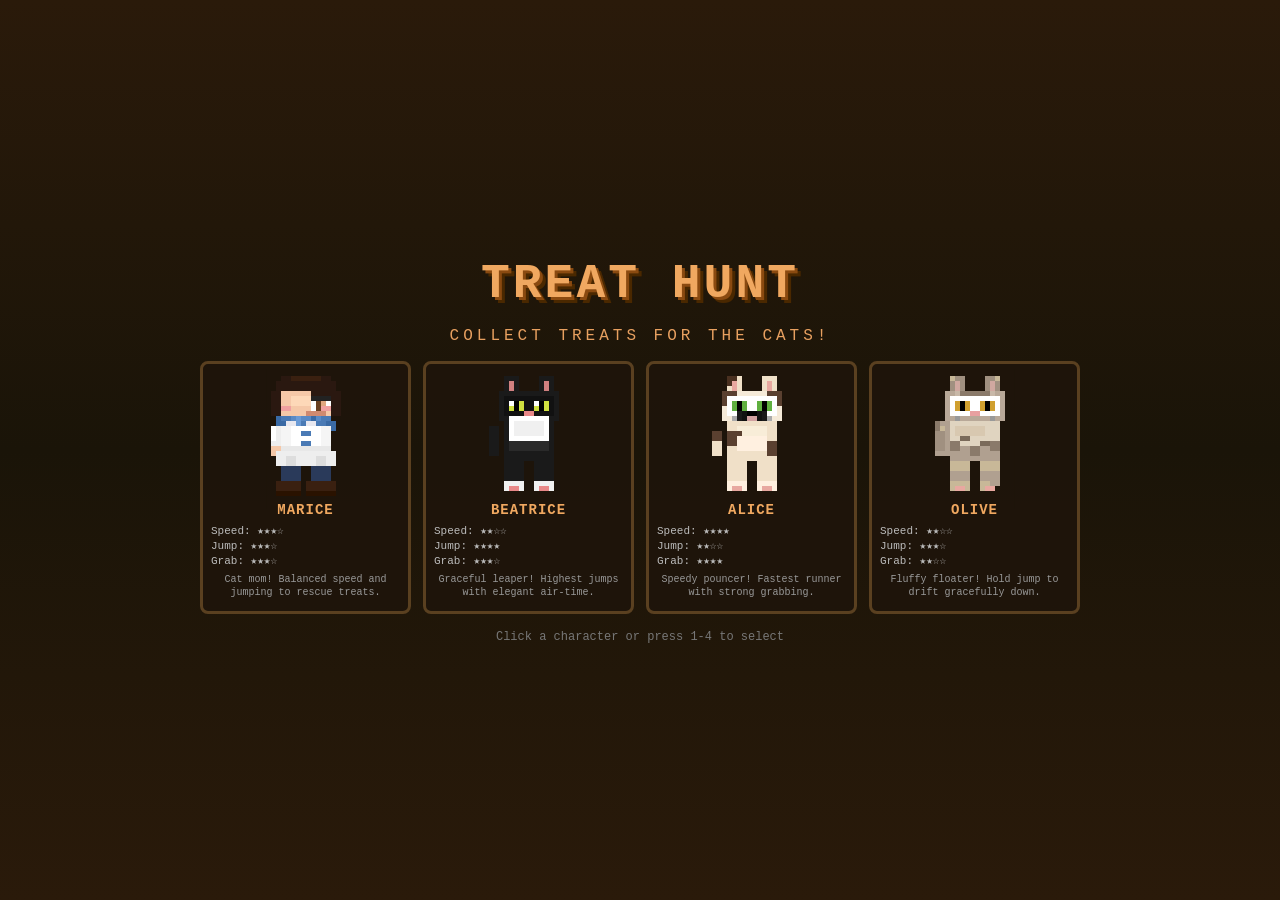
<file: index.html>
<!DOCTYPE html>
<html lang="en">
<head>
  <meta charset="UTF-8">
  <meta name="viewport" content="width=device-width, initial-scale=1.0, maximum-scale=1.0, user-scalable=no, viewport-fit=cover">
  <meta name="apple-mobile-web-app-capable" content="yes">
  <meta name="apple-mobile-web-app-status-bar-style" content="black-translucent">
  <meta name="mobile-web-app-capable" content="yes">
  <title>Treat Hunt - A Cat Family Adventure</title>
  <link rel="stylesheet" href="css/style.css">
</head>
<body>
  <div id="game-container">
    <!-- Character Select Screen -->
    <div id="screen-select" class="screen active">
      <h1 class="title-text">TREAT HUNT</h1>
      <p class="subtitle">COLLECT TREATS FOR THE CATS!</p>
      <div id="character-grid">
        <div class="char-card" data-char="marice">
          <canvas class="char-preview" width="64" height="96" data-char="marice"></canvas>
          <div class="char-name">MARICE</div>
          <div class="char-stats">
            <span>Speed: ★★★☆</span>
            <span>Jump: ★★★☆</span>
            <span>Grab: ★★★☆</span>
          </div>
          <div class="char-desc">Cat mom! Balanced speed and jumping to rescue treats.</div>
        </div>
        <div class="char-card" data-char="beatrice">
          <canvas class="char-preview" width="64" height="96" data-char="beatrice"></canvas>
          <div class="char-name">BEATRICE</div>
          <div class="char-stats">
            <span>Speed: ★★☆☆</span>
            <span>Jump: ★★★★</span>
            <span>Grab: ★★★☆</span>
          </div>
          <div class="char-desc">Graceful leaper! Highest jumps with elegant air-time.</div>
        </div>
        <div class="char-card" data-char="alice">
          <canvas class="char-preview" width="64" height="96" data-char="alice"></canvas>
          <div class="char-name">ALICE</div>
          <div class="char-stats">
            <span>Speed: ★★★★</span>
            <span>Jump: ★★☆☆</span>
            <span>Grab: ★★★★</span>
          </div>
          <div class="char-desc">Speedy pouncer! Fastest runner with strong grabbing.</div>
        </div>
        <div class="char-card" data-char="olive">
          <canvas class="char-preview" width="64" height="96" data-char="olive"></canvas>
          <div class="char-name">OLIVE</div>
          <div class="char-stats">
            <span>Speed: ★★☆☆</span>
            <span>Jump: ★★★☆</span>
            <span>Grab: ★★☆☆</span>
          </div>
          <div class="char-desc">Fluffy floater! Hold jump to drift gracefully down.</div>
        </div>
      </div>
      <p class="hint-text">Click a character or press 1-4 to select</p>
    </div>

    <!-- Game Screen -->
    <div id="screen-game" class="screen">
      <div id="hud">
        <div class="hud-item"><span class="hud-label">PLAYER</span><span id="hud-player">MARICE</span></div>
        <div class="hud-item"><span class="hud-label">TREATS</span><span id="hud-score">000000</span></div>
        <div class="hud-item"><span class="hud-label">ROOM</span><span id="hud-world">Living Room</span></div>
        <div class="hud-item"><span class="hud-label">LIVES</span><span id="hud-lives">♥♥♥</span></div>
        <div class="hud-item"><span class="hud-label">HP</span><span id="hud-hp">●●●</span></div>
      </div>
      <canvas id="game-canvas"></canvas>
      <p id="goal-hint" class="goal-hint" aria-hidden="true">Reach the cat door!</p>
      <div id="mobile-controls">
        <div id="dpad">
          <button class="dpad-btn" id="btn-left">◀</button>
          <button class="dpad-btn" id="btn-right">▶</button>
        </div>
        <div id="action-btns">
          <button class="action-btn" id="btn-run">B</button>
          <button class="action-btn" id="btn-jump">A</button>
        </div>
      </div>
    </div>

    <!-- Game Over Screen -->
    <div id="screen-gameover" class="screen">
      <h2 class="go-title">NO MORE LIVES!</h2>
      <p class="go-sub">The cats are still hungry...</p>
      <p id="go-score-text"></p>
      <button class="menu-btn" id="btn-retry">TRY AGAIN</button>
      <button class="menu-btn" id="btn-select">PICK CHARACTER</button>
    </div>

    <!-- Win Screen -->
    <div id="screen-win" class="screen">
      <h2 class="win-title">TREATS SECURED!</h2>
      <p id="win-score-text"></p>
      <p class="win-sub">The Vet has been defeated! The cats feast tonight!</p>
      <button class="menu-btn" id="btn-play-again">PLAY AGAIN</button>
      <button class="menu-btn" id="btn-select-win">PICK CHARACTER</button>
    </div>

    <!-- Pause Screen -->
    <div id="screen-pause" class="screen">
      <h2 class="pause-title">PAUSED</h2>
      <button class="menu-btn" id="btn-resume">RESUME</button>
      <button class="menu-btn" id="btn-quit">QUIT TO SELECT</button>
    </div>
  </div>

  <script src="js/constants.js"></script>
  <script src="js/audio.js"></script>
  <script src="js/sprites.js"></script>
  <script src="js/entities.js"></script>
  <script src="js/player.js"></script>
  <script src="js/enemies.js"></script>
  <script src="js/levels.js"></script>
  <script src="js/particles.js"></script>
  <script src="js/game.js"></script>
</body>
</html>
</file>
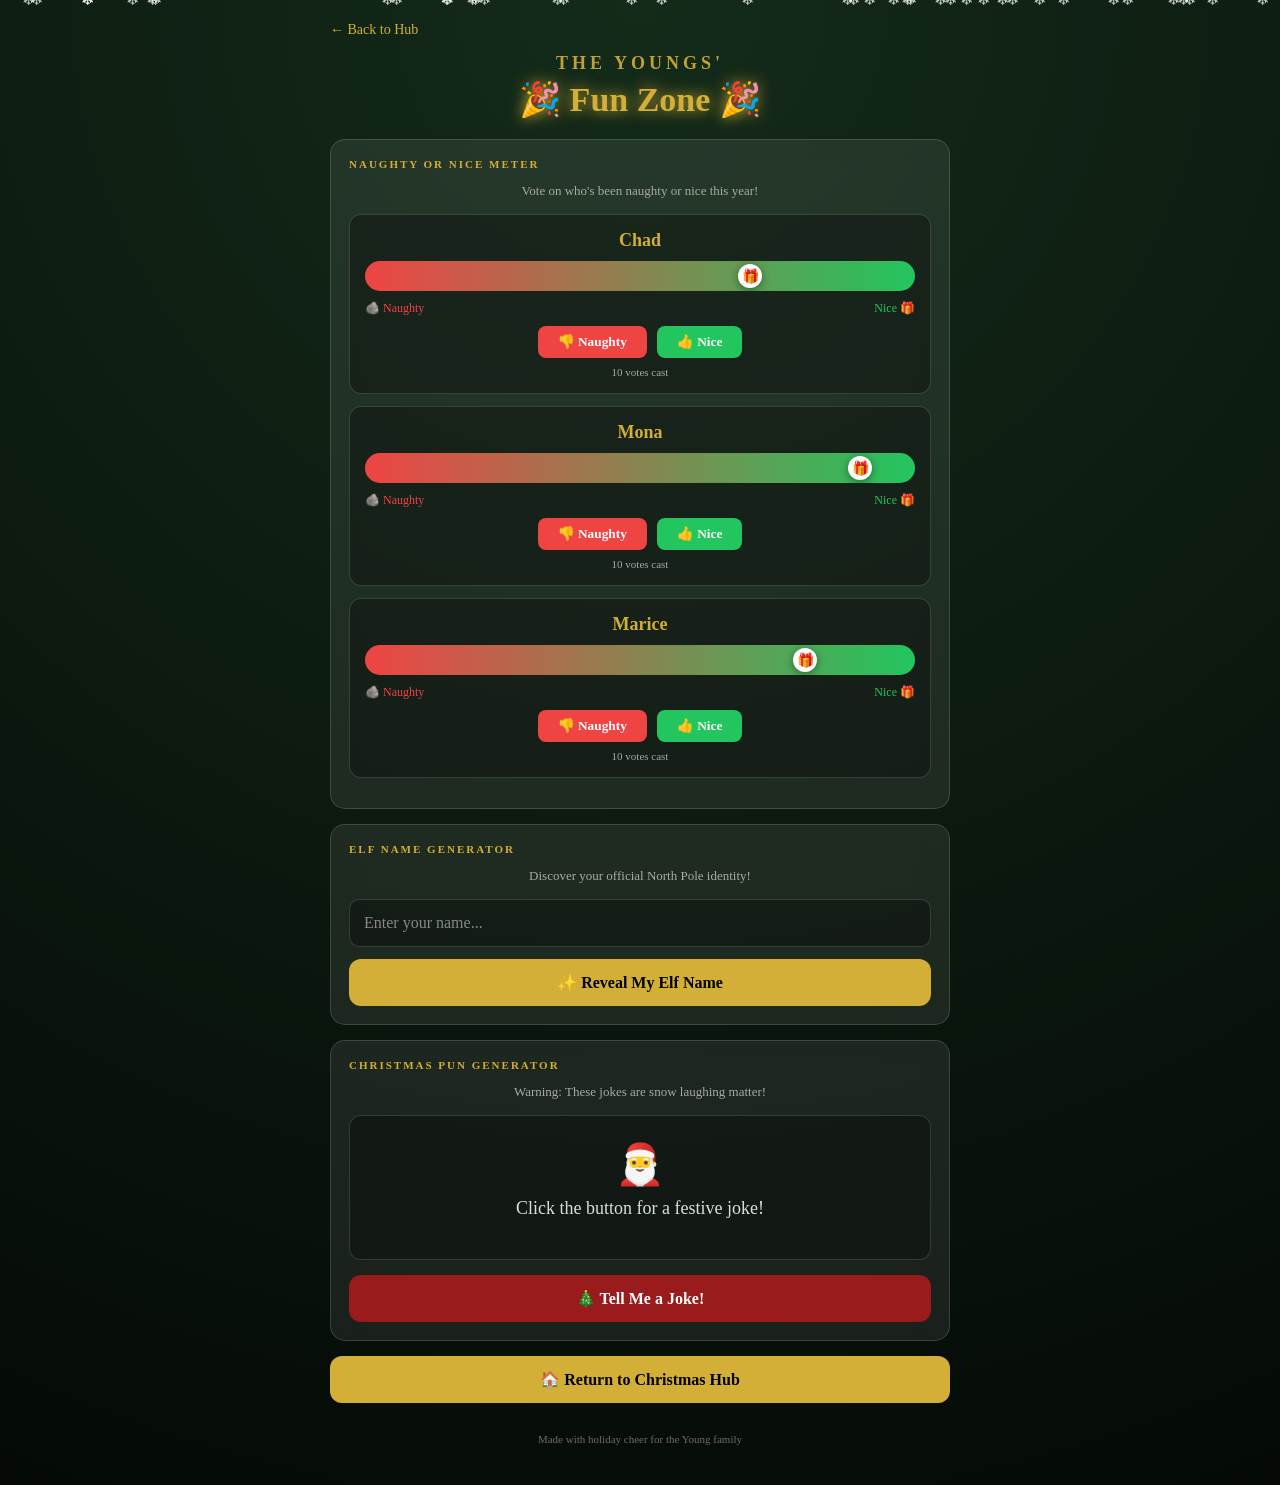
<file: fun.html>
<!doctype html>
<html lang="en">
<head>
  <meta charset="utf-8" />
  <meta name="viewport" content="width=device-width,initial-scale=1" />
  <title>Fun Zone - The Youngs' Christmas</title>
  <style>
    :root {
      --bg: #050a06;
      --card: rgba(255, 255, 255, 0.08);
      --text: #ffffff;
      --accent: #d4af37;
      --holiday-red: #991b1b;
      --border: rgba(255, 255, 255, 0.15);
      --nice-green: #22c55e;
      --naughty-red: #ef4444;
    }

    * { box-sizing: border-box; }

    body {
      margin: 0;
      font-family: 'Georgia', serif;
      background: radial-gradient(circle at top, #142b1a, var(--bg));
      color: var(--text);
      min-height: 100vh;
      overflow-x: hidden;
    }

    .snow-container { position: fixed; top: 0; left: 0; width: 100%; height: 100%; pointer-events: none; z-index: 0; }
    .snowflake { position: absolute; top: -10px; color: white; opacity: 0.8; animation: fall linear infinite; }
    @keyframes fall { to { transform: translateY(105vh); } }

    .wrap { max-width: 650px; margin: 0 auto; padding: 20px 15px; position: relative; z-index: 1; }

    .site-header { text-align: center; margin-bottom: 20px; }
    .header-top { display: block; font-size: 18px; color: var(--accent); text-transform: uppercase; letter-spacing: 4px; font-weight: 700; opacity: 0.9; }
    .header-bottom { display: block; font-size: 34px; font-weight: 800; color: var(--accent); text-shadow: 0 0 15px var(--accent); margin-top: 5px; }

    .card {
      background: var(--card);
      border: 1px solid var(--border);
      border-radius: 15px;
      padding: 18px;
      margin-bottom: 15px;
      backdrop-filter: blur(12px);
    }
    .label { color: var(--accent); font-size: 11px; text-transform: uppercase; letter-spacing: 2px; font-weight: bold; margin-bottom: 12px; }

    .btn {
      background: var(--holiday-red);
      color: white;
      border: none;
      padding: 14px;
      border-radius: 12px;
      font-weight: bold;
      width: 100%;
      cursor: pointer;
      display: block;
      text-align: center;
      font-family: 'Georgia', serif;
      font-size: 16px;
      transition: transform 0.1s, box-shadow 0.1s;
    }
    .btn:hover { transform: scale(1.02); box-shadow: 0 4px 15px rgba(0,0,0,0.3); }
    .btn:active { transform: scale(0.98); }
    .btn-gold { background: var(--accent); color: black; text-decoration: none; }
    .btn-small { padding: 10px 16px; width: auto; font-size: 14px; display: inline-block; }

    .back-link {
      display: inline-block;
      color: var(--accent);
      text-decoration: none;
      font-size: 14px;
      margin-bottom: 15px;
    }

    /* Naughty or Nice Meter */
    .family-member {
      background: rgba(0,0,0,0.3);
      border-radius: 12px;
      padding: 15px;
      margin-bottom: 12px;
      border: 1px solid var(--border);
    }
    .member-name {
      font-size: 18px;
      font-weight: bold;
      color: var(--accent);
      margin-bottom: 10px;
      text-align: center;
    }
    .meter-container {
      background: linear-gradient(to right, var(--naughty-red), var(--nice-green));
      height: 30px;
      border-radius: 15px;
      position: relative;
      margin-bottom: 10px;
      overflow: hidden;
    }
    .meter-indicator {
      position: absolute;
      top: 50%;
      transform: translate(-50%, -50%);
      width: 24px;
      height: 24px;
      background: white;
      border-radius: 50%;
      box-shadow: 0 2px 8px rgba(0,0,0,0.4);
      transition: left 0.5s ease;
      display: flex;
      align-items: center;
      justify-content: center;
      font-size: 14px;
    }
    .meter-labels {
      display: flex;
      justify-content: space-between;
      font-size: 12px;
      margin-bottom: 10px;
    }
    .naughty-label { color: var(--naughty-red); }
    .nice-label { color: var(--nice-green); }
    .vote-buttons {
      display: flex;
      gap: 10px;
      justify-content: center;
    }
    .vote-btn {
      padding: 8px 20px;
      border: none;
      border-radius: 8px;
      cursor: pointer;
      font-weight: bold;
      font-family: 'Georgia', serif;
      transition: transform 0.1s;
    }
    .vote-btn:hover { transform: scale(1.05); }
    .vote-naughty { background: var(--naughty-red); color: white; }
    .vote-nice { background: var(--nice-green); color: white; }
    .vote-count {
      text-align: center;
      font-size: 11px;
      color: #aaa;
      margin-top: 8px;
    }

    /* Elf Name Generator */
    .elf-input {
      width: 100%;
      padding: 14px;
      border: 1px solid var(--border);
      border-radius: 10px;
      background: rgba(0,0,0,0.3);
      color: white;
      font-family: 'Georgia', serif;
      font-size: 16px;
      margin-bottom: 12px;
    }
    .elf-input::placeholder { color: #888; }
    .elf-result {
      text-align: center;
      padding: 20px;
      background: linear-gradient(145deg, var(--holiday-red), #600);
      border-radius: 12px;
      margin-top: 15px;
      display: none;
    }
    .elf-result.show { display: block; animation: popIn 0.4s ease; }
    @keyframes popIn {
      0% { transform: scale(0.8); opacity: 0; }
      100% { transform: scale(1); opacity: 1; }
    }
    .elf-title { font-size: 12px; color: var(--accent); text-transform: uppercase; letter-spacing: 2px; }
    .elf-name { font-size: 28px; font-weight: bold; margin-top: 8px; text-shadow: 0 2px 10px rgba(0,0,0,0.3); }

    /* Pun Generator */
    .pun-display {
      background: rgba(0,0,0,0.3);
      border-radius: 12px;
      padding: 25px;
      text-align: center;
      min-height: 120px;
      display: flex;
      flex-direction: column;
      justify-content: center;
      margin-bottom: 15px;
      border: 1px solid var(--border);
    }
    .pun-setup {
      font-size: 18px;
      margin-bottom: 15px;
      color: #ddd;
    }
    .pun-punchline {
      font-size: 20px;
      font-weight: bold;
      color: var(--accent);
      opacity: 0;
      transition: opacity 0.3s;
    }
    .pun-punchline.show { opacity: 1; }
    .pun-emoji {
      font-size: 40px;
      margin-bottom: 10px;
    }

    .footer-line { text-align: center; font-size: 11px; color: rgba(255,255,255,0.4); margin-top: 30px; padding-bottom: 20px; }

    @media (max-width: 600px) {
      .header-bottom { font-size: 28px; }
      .elf-name { font-size: 22px; }
    }
  </style>
</head>
<body>

<div class="snow-container" id="snow"></div>

<div class="wrap">
  <a href="index.html" class="back-link">← Back to Hub</a>

  <header class="site-header">
    <span class="header-top">The Youngs'</span>
    <span class="header-bottom">🎉 Fun Zone 🎉</span>
  </header>

  <!-- Naughty or Nice Meter -->
  <div class="card">
    <div class="label">Naughty or Nice Meter</div>
    <p style="font-size: 13px; color: #aaa; margin-bottom: 15px; text-align: center;">
      Vote on who's been naughty or nice this year!
    </p>
    <div id="familyMeters"></div>
  </div>

  <!-- Elf Name Generator -->
  <div class="card">
    <div class="label">Elf Name Generator</div>
    <p style="font-size: 13px; color: #aaa; margin-bottom: 15px; text-align: center;">
      Discover your official North Pole identity!
    </p>
    <input type="text" id="humanName" class="elf-input" placeholder="Enter your name..." maxlength="30">
    <button class="btn btn-gold" onclick="generateElfName()">✨ Reveal My Elf Name</button>
    <div class="elf-result" id="elfResult">
      <div class="elf-title">Your Official Elf Name Is</div>
      <div class="elf-name" id="elfNameDisplay"></div>
    </div>
  </div>

  <!-- Christmas Pun Generator -->
  <div class="card">
    <div class="label">Christmas Pun Generator</div>
    <p style="font-size: 13px; color: #aaa; margin-bottom: 15px; text-align: center;">
      Warning: These jokes are snow laughing matter!
    </p>
    <div class="pun-display" id="punDisplay">
      <div class="pun-emoji" id="punEmoji">🎅</div>
      <div class="pun-setup" id="punSetup">Click the button for a festive joke!</div>
      <div class="pun-punchline" id="punPunchline"></div>
    </div>
    <button class="btn" onclick="generatePun()">🎄 Tell Me a Joke!</button>
  </div>

  <a href="index.html" class="btn btn-gold">🏠 Return to Christmas Hub</a>

  <div class="footer-line">Made with holiday cheer for the Young family</div>
</div>

<script>
  // ===== NAUGHTY OR NICE METER =====
  const familyMembers = [
    { name: "Chad", nice: 7, naughty: 3 },
    { name: "Mona", nice: 9, naughty: 1 },
    { name: "Marice", nice: 8, naughty: 2 }
  ];

  // Load saved votes from localStorage
  function loadVotes() {
    const saved = localStorage.getItem('youngsNaughtyNice');
    if (saved) {
      const data = JSON.parse(saved);
      familyMembers.forEach(member => {
        if (data[member.name]) {
          member.nice = data[member.name].nice;
          member.naughty = data[member.name].naughty;
        }
      });
    }
  }

  function saveVotes() {
    const data = {};
    familyMembers.forEach(member => {
      data[member.name] = { nice: member.nice, naughty: member.naughty };
    });
    localStorage.setItem('youngsNaughtyNice', JSON.stringify(data));
  }

  function getMeterPosition(member) {
    const total = member.nice + member.naughty;
    if (total === 0) return 50;
    return (member.nice / total) * 100;
  }

  function getVerdict(member) {
    const pos = getMeterPosition(member);
    if (pos >= 70) return "🎁";
    if (pos >= 50) return "😇";
    if (pos >= 30) return "😈";
    return "�ite石炭";
  }

  function renderMeters() {
    const container = document.getElementById('familyMeters');
    container.innerHTML = '';

    familyMembers.forEach((member, idx) => {
      const pos = getMeterPosition(member);
      const total = member.nice + member.naughty;
      const verdict = pos >= 50 ? "🎁" : "🪨";

      const div = document.createElement('div');
      div.className = 'family-member';
      div.innerHTML = `
        <div class="member-name">${member.name}</div>
        <div class="meter-container">
          <div class="meter-indicator" style="left: ${pos}%">${verdict}</div>
        </div>
        <div class="meter-labels">
          <span class="naughty-label">🪨 Naughty</span>
          <span class="nice-label">Nice 🎁</span>
        </div>
        <div class="vote-buttons">
          <button class="vote-btn vote-naughty" onclick="vote(${idx}, 'naughty')">👎 Naughty</button>
          <button class="vote-btn vote-nice" onclick="vote(${idx}, 'nice')">👍 Nice</button>
        </div>
        <div class="vote-count">${total} votes cast</div>
      `;
      container.appendChild(div);
    });
  }

  function vote(memberIdx, type) {
    familyMembers[memberIdx][type]++;
    saveVotes();
    renderMeters();
  }

  // ===== ELF NAME GENERATOR =====
  const elfFirstNames = [
    "Sparkle", "Jingle", "Twinkle", "Snowflake", "Pepper", "Sugarplum",
    "Tinsel", "Mistletoe", "Cinnamon", "Cocoa", "Frosty", "Nutmeg",
    "Ginger", "Holly", "Jolly", "Merry", "Snowy", "Candy", "Glitter",
    "Sprinkle", "Shimmer", "Dash", "Blitzen", "Comet", "Cupid"
  ];

  const elfMiddleNames = [
    "Mc", "Von", "Sugar", "Frost", "Snow", "Jingle", "Candy", "Cookie",
    "Sparkle", "Twinkle", "Star", "Berry", "Mint", "Cocoa"
  ];

  const elfLastNames = [
    "Jinglebottom", "Snowtoes", "Sugarplum", "Frostwhisker", "Candycane",
    "Northpole", "Elfington", "Twinkletoes", "Merryweather", "Peppermint",
    "Gingerbread", "Icicleton", "Starshine", "Winterberry", "Sleighbell",
    "Mistletoes", "Cookiesworth", "Snowdrift", "Caroltune", "Reindeerhart"
  ];

  function hashString(str) {
    let hash = 0;
    for (let i = 0; i < str.length; i++) {
      const char = str.charCodeAt(i);
      hash = ((hash << 5) - hash) + char;
      hash = hash & hash;
    }
    return Math.abs(hash);
  }

  function generateElfName() {
    const input = document.getElementById('humanName').value.trim();
    if (!input) {
      alert("Please enter your name first!");
      return;
    }

    const hash = hashString(input.toLowerCase());
    const firstName = elfFirstNames[hash % elfFirstNames.length];
    const middleName = elfMiddleNames[(hash >> 4) % elfMiddleNames.length];
    const lastName = elfLastNames[(hash >> 8) % elfLastNames.length];

    const elfName = `${firstName} ${middleName}${lastName}`;

    document.getElementById('elfNameDisplay').textContent = elfName;
    document.getElementById('elfResult').classList.add('show');
  }

  // Allow Enter key to generate name
  document.getElementById('humanName').addEventListener('keypress', function(e) {
    if (e.key === 'Enter') generateElfName();
  });

  // ===== CHRISTMAS PUN GENERATOR =====
  const christmasPuns = [
    { setup: "What do you call an obnoxious reindeer?", punchline: "Rude-olph!", emoji: "🦌" },
    { setup: "Why was the snowman looking through the carrots?", punchline: "He was picking his nose!", emoji: "⛄" },
    { setup: "What do elves learn in school?", punchline: "The elf-abet!", emoji: "🧝" },
    { setup: "What do you call a cat on Christmas Eve?", punchline: "Sandy Claws!", emoji: "🐱" },
    { setup: "Why did the Christmas tree go to the barber?", punchline: "It needed to be trimmed!", emoji: "🎄" },
    { setup: "What do snowmen eat for breakfast?", punchline: "Frosted Flakes!", emoji: "❄️" },
    { setup: "What's every parent's favorite Christmas carol?", punchline: "Silent Night!", emoji: "😴" },
    { setup: "Why is Christmas just like a day at the office?", punchline: "You do all the work and the fat guy in the suit gets all the credit!", emoji: "🎅" },
    { setup: "What do you call people who are afraid of Santa Claus?", punchline: "Claustrophobic!", emoji: "😱" },
    { setup: "Why does Santa go down chimneys?", punchline: "Because it soots him!", emoji: "🏠" },
    { setup: "What's the best thing to put into a Christmas cake?", punchline: "Your teeth!", emoji: "🎂" },
    { setup: "What do you get when you cross a snowman with a vampire?", punchline: "Frostbite!", emoji: "🧛" },
    { setup: "Why did the gingerbread man go to the doctor?", punchline: "He was feeling crummy!", emoji: "🍪" },
    { setup: "What do you call Santa when he stops moving?", punchline: "Santa Pause!", emoji: "⏸️" },
    { setup: "What nationality is Santa Claus?", punchline: "North Polish!", emoji: "🇵🇱" },
    { setup: "What do hip hop artists do on Christmas?", punchline: "Unwrap!", emoji: "🎤" },
    { setup: "What's a sheep's favorite Christmas song?", punchline: "Fleece Navidad!", emoji: "🐑" },
    { setup: "How does a snowman get to work?", punchline: "By icicle!", emoji: "🚲" },
    { setup: "What do you call an elf who sings?", punchline: "A wrapper!", emoji: "🎁" },
    { setup: "Why did no one bid for Rudolph and Blitzen on eBay?", punchline: "They were two deer!", emoji: "💰" },
    { setup: "What did Adam say the day before Christmas?", punchline: "It's Christmas, Eve!", emoji: "🍎" },
    { setup: "What does Santa suffer from if he gets stuck in a chimney?", punchline: "Claustrophobia!", emoji: "😰" },
    { setup: "Why are Christmas trees so bad at knitting?", punchline: "They always drop their needles!", emoji: "🧶" },
    { setup: "What did one snowman say to the other?", punchline: "Do you smell carrots?", emoji: "🥕" }
  ];

  let lastPunIndex = -1;
  let punchlineShown = false;

  function generatePun() {
    const btn = document.querySelector('.card:last-of-type .btn');

    if (punchlineShown) {
      // Get a new pun
      let newIndex;
      do {
        newIndex = Math.floor(Math.random() * christmasPuns.length);
      } while (newIndex === lastPunIndex && christmasPuns.length > 1);

      lastPunIndex = newIndex;
      const pun = christmasPuns[newIndex];

      document.getElementById('punEmoji').textContent = pun.emoji;
      document.getElementById('punSetup').textContent = pun.setup;
      document.getElementById('punPunchline').textContent = pun.punchline;
      document.getElementById('punPunchline').classList.remove('show');
      btn.textContent = "😂 Show Punchline!";
      punchlineShown = false;
    } else if (lastPunIndex === -1) {
      // First click - get a pun
      lastPunIndex = Math.floor(Math.random() * christmasPuns.length);
      const pun = christmasPuns[lastPunIndex];

      document.getElementById('punEmoji').textContent = pun.emoji;
      document.getElementById('punSetup').textContent = pun.setup;
      document.getElementById('punPunchline').textContent = pun.punchline;
      btn.textContent = "😂 Show Punchline!";
    } else {
      // Show punchline
      document.getElementById('punPunchline').classList.add('show');
      btn.textContent = "🎄 Another Joke!";
      punchlineShown = true;
    }
  }

  // ===== SNOWFALL =====
  function createSnow() {
    const container = document.getElementById('snow');
    for (let i = 0; i < 40; i++) {
      let flake = document.createElement('div');
      flake.className = 'snowflake';
      flake.textContent = '❄';
      flake.style.left = Math.random() * 100 + 'vw';
      flake.style.animationDuration = (Math.random() * 5 + 7) + 's';
      container.appendChild(flake);
    }
  }

  // Initialize
  loadVotes();
  renderMeters();
  createSnow();
</script>
</body>
</html>
</file>
<file: css/style.css>
/* ===== RESET & BASE ===== */
*, *::before, *::after { box-sizing: border-box; margin: 0; padding: 0; }

:root {
  --sat: env(safe-area-inset-top, 0px);
  --sab: env(safe-area-inset-bottom, 0px);
  --sal: env(safe-area-inset-left, 0px);
  --sar: env(safe-area-inset-right, 0px);
}

body {
  background: #1a1410;
  color: #fff;
  font-family: 'Courier New', monospace;
  display: flex;
  align-items: center;
  justify-content: center;
  min-height: 100vh;
  min-height: 100dvh;
  overflow: hidden;
  user-select: none;
  -webkit-user-select: none;
  -webkit-touch-callout: none;
  -webkit-tap-highlight-color: transparent;
  overscroll-behavior: none;
}

/* ===== GAME CONTAINER ===== */
#game-container {
  position: relative;
  width: 100%;
  height: 100vh;
  height: 100dvh;
  display: flex;
  align-items: center;
  justify-content: center;
  padding-top: var(--sat);
  padding-bottom: var(--sab);
  padding-left: var(--sal);
  padding-right: var(--sar);
}

/* ===== SCREENS ===== */
.screen {
  display: none;
  position: absolute;
  inset: 0;
  align-items: center;
  justify-content: center;
  flex-direction: column;
  gap: 16px;
}
.screen.active { display: flex; }

/* ===== CHARACTER SELECT ===== */
#screen-select {
  background: linear-gradient(180deg, #2a1a0a 0%, #1a1408 50%, #2a1a0a 100%);
  padding: 20px;
}

.title-text {
  font-size: clamp(24px, 6vw, 48px);
  color: #f0a860;
  text-shadow: 3px 3px 0 #8a4a10, 6px 6px 0 #4a2800;
  letter-spacing: 3px;
  text-align: center;
  animation: titlePulse 2s ease-in-out infinite;
}
@keyframes titlePulse {
  0%, 100% { text-shadow: 3px 3px 0 #8a4a10, 6px 6px 0 #4a2800; }
  50% { text-shadow: 3px 3px 0 #c88030, 6px 6px 0 #8a4a10, 0 0 20px #f0a860; }
}

.subtitle {
  font-size: clamp(10px, 2.5vw, 16px);
  color: #e8a060;
  letter-spacing: 4px;
  text-align: center;
}

#character-grid {
  display: grid;
  grid-template-columns: repeat(4, 1fr);
  gap: 12px;
  max-width: 900px;
  width: 100%;
  padding: 0 10px;
}

@media (max-width: 600px) {
  #character-grid { grid-template-columns: repeat(2, 1fr); }
}

.char-card {
  background: rgba(30,20,10,0.8);
  border: 3px solid #5a4020;
  border-radius: 8px;
  padding: 12px 8px;
  cursor: pointer;
  display: flex;
  flex-direction: column;
  align-items: center;
  gap: 6px;
  transition: border-color 0.15s, background 0.15s, transform 0.15s;
}
.char-card:hover, .char-card.selected {
  border-color: #f0a860;
  background: rgba(240,168,96,0.1);
  transform: scale(1.04);
}
.char-card canvas {
  image-rendering: pixelated;
  width: 80px;
  height: 120px;
}
.char-name {
  font-size: clamp(11px, 2vw, 14px);
  color: #f0a860;
  font-weight: bold;
  letter-spacing: 1px;
}
.char-stats {
  display: flex;
  flex-direction: column;
  gap: 2px;
  font-size: clamp(8px, 1.5vw, 11px);
  color: #bbb;
  text-align: left;
  width: 100%;
}
.char-desc {
  font-size: clamp(8px, 1.5vw, 10px);
  color: #999;
  text-align: center;
  line-height: 1.3;
}

.hint-text {
  font-size: clamp(9px, 2vw, 12px);
  color: #777;
  text-align: center;
  animation: blink 1.2s step-end infinite;
}
@keyframes blink { 50% { opacity: 0; } }

/* ===== GAME SCREEN ===== */
#screen-game {
  position: relative;
  flex-direction: column;
  gap: 0;
  background: #1a1410;
}

.goal-hint {
  position: absolute;
  bottom: 72px;
  left: 50%;
  transform: translateX(-50%);
  font-size: clamp(12px, 2.5vw, 16px);
  color: #f0a860;
  text-shadow: 0 1px 2px #000;
  opacity: 0;
  transition: opacity 0.5s ease;
  pointer-events: none;
  z-index: 5;
}
.goal-hint.visible {
  opacity: 1;
  animation: goalHintPulse 2s ease-in-out infinite;
}
@keyframes goalHintPulse {
  0%, 100% { opacity: 1; }
  50% { opacity: 0.85; }
}

#hud {
  width: 100%;
  max-width: 800px;
  display: flex;
  justify-content: space-between;
  align-items: center;
  padding: 4px 8px;
  background: #1a1408;
  border-bottom: 2px solid #3a2a18;
  flex-shrink: 0;
}
.hud-item {
  display: flex;
  flex-direction: column;
  align-items: center;
  gap: 2px;
}
.hud-label {
  font-size: 9px;
  color: #997744;
  letter-spacing: 1px;
}
.hud-item > span:last-child {
  font-size: clamp(10px, 2vw, 13px);
  color: #f0a860;
}

#game-canvas {
  display: block;
  image-rendering: pixelated;
  image-rendering: -webkit-optimize-contrast;
  max-width: 100%;
  max-height: calc(100vh - 80px);
  max-height: calc(100dvh - 80px);
  flex: 1;
}

/* ===== MOBILE CONTROLS ===== */
#mobile-controls {
  display: none;
  width: 100%;
  max-width: 800px;
  justify-content: space-between;
  align-items: center;
  padding: 10px 20px;
  padding-bottom: max(10px, var(--sab));
  background: #1a1408;
  border-top: 2px solid #3a2a18;
}
@media (max-width: 800px), (pointer: coarse) {
  #mobile-controls { display: flex; }
}

#dpad { display: flex; gap: 10px; }
#action-btns { display: flex; gap: 12px; }

.dpad-btn, .action-btn {
  width: 60px;
  height: 60px;
  background: rgba(240,168,96,0.15);
  border: 2px solid rgba(240,168,96,0.35);
  border-radius: 10px;
  color: #f0a860;
  font-size: 20px;
  cursor: pointer;
  touch-action: none;
  -webkit-touch-callout: none;
  display: flex;
  align-items: center;
  justify-content: center;
  font-family: inherit;
}
.action-btn {
  width: 64px;
  height: 64px;
  border-radius: 50%;
  background: rgba(240,120,60,0.35);
  font-weight: bold;
  font-size: 22px;
  border: 3px solid rgba(240,140,70,0.5);
}
.action-btn#btn-jump {
  background: rgba(100,180,120,0.35);
  border-color: rgba(120,200,140,0.5);
  color: #8ec8a0;
}
.dpad-btn:active, .action-btn:active {
  background: rgba(240,168,96,0.4);
  transform: scale(0.92);
}

/* ===== OVERLAY SCREENS ===== */
#screen-gameover {
  background: rgba(20,10,0,0.92);
}
#screen-win {
  background: linear-gradient(180deg, #0a1a08 0%, #0a1208 100%);
}
#screen-pause {
  background: rgba(10,8,0,0.92);
}

.go-title {
  font-size: clamp(28px, 7vw, 56px);
  color: #e06040;
  text-shadow: 3px 3px 0 #602020;
  letter-spacing: 4px;
}
.go-sub {
  color: #c09060;
  font-size: clamp(10px, 2vw, 14px);
}
.win-title {
  font-size: clamp(28px, 7vw, 56px);
  color: #80cc60;
  text-shadow: 3px 3px 0 #204010;
  letter-spacing: 4px;
}
.win-sub {
  color: #f0a860;
  font-size: clamp(12px, 2.5vw, 18px);
  text-align: center;
  max-width: 400px;
}
.pause-title {
  font-size: clamp(28px, 6vw, 48px);
  color: #f0a860;
  text-shadow: 3px 3px 0 #8a4a10;
}

#go-score-text, #win-score-text {
  font-size: clamp(14px, 3vw, 20px);
  color: #f0a860;
}

.menu-btn {
  padding: 10px 28px;
  background: #8a5020;
  border: 3px solid #c08040;
  border-radius: 6px;
  color: #fff;
  font-family: 'Courier New', monospace;
  font-size: clamp(12px, 2.5vw, 16px);
  letter-spacing: 2px;
  cursor: pointer;
  transition: background 0.1s, transform 0.1s;
}
.menu-btn:hover {
  background: #b06830;
  transform: scale(1.05);
}
.menu-btn:active { transform: scale(0.97); }
</file>
